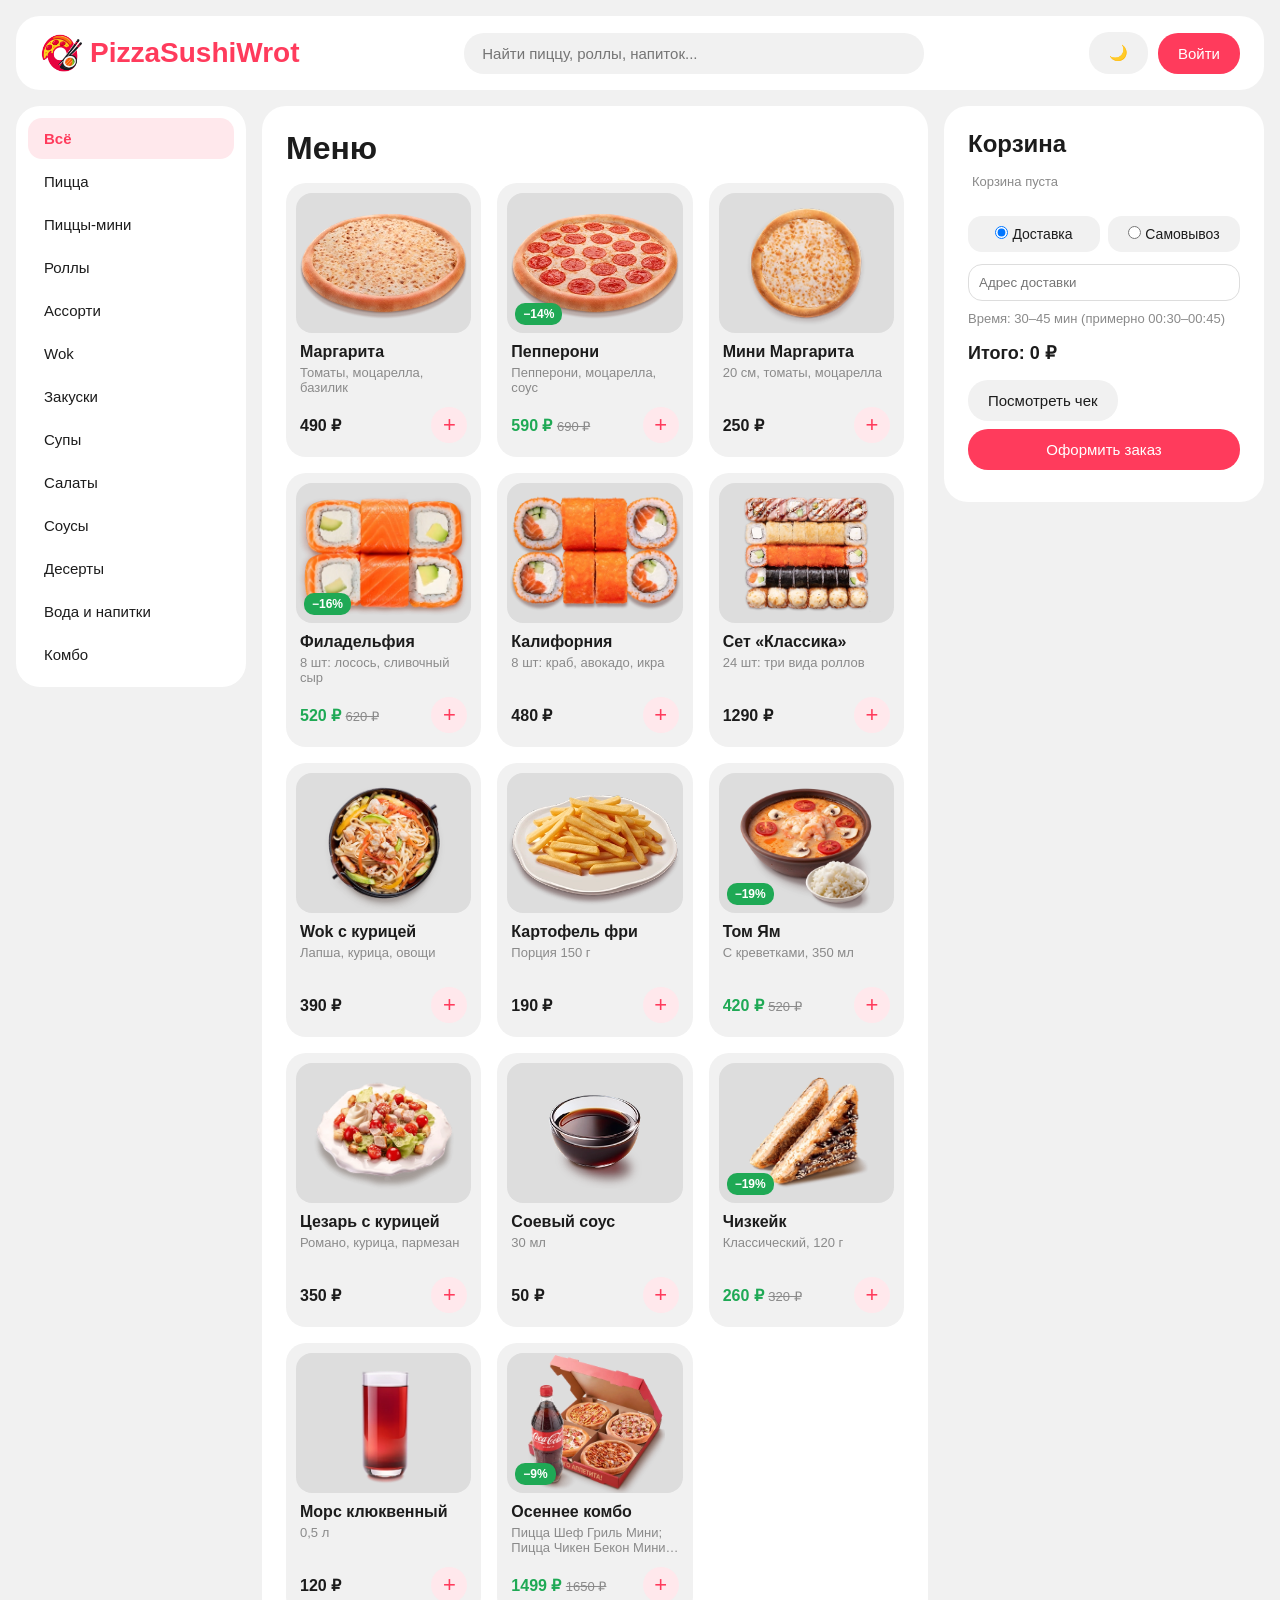
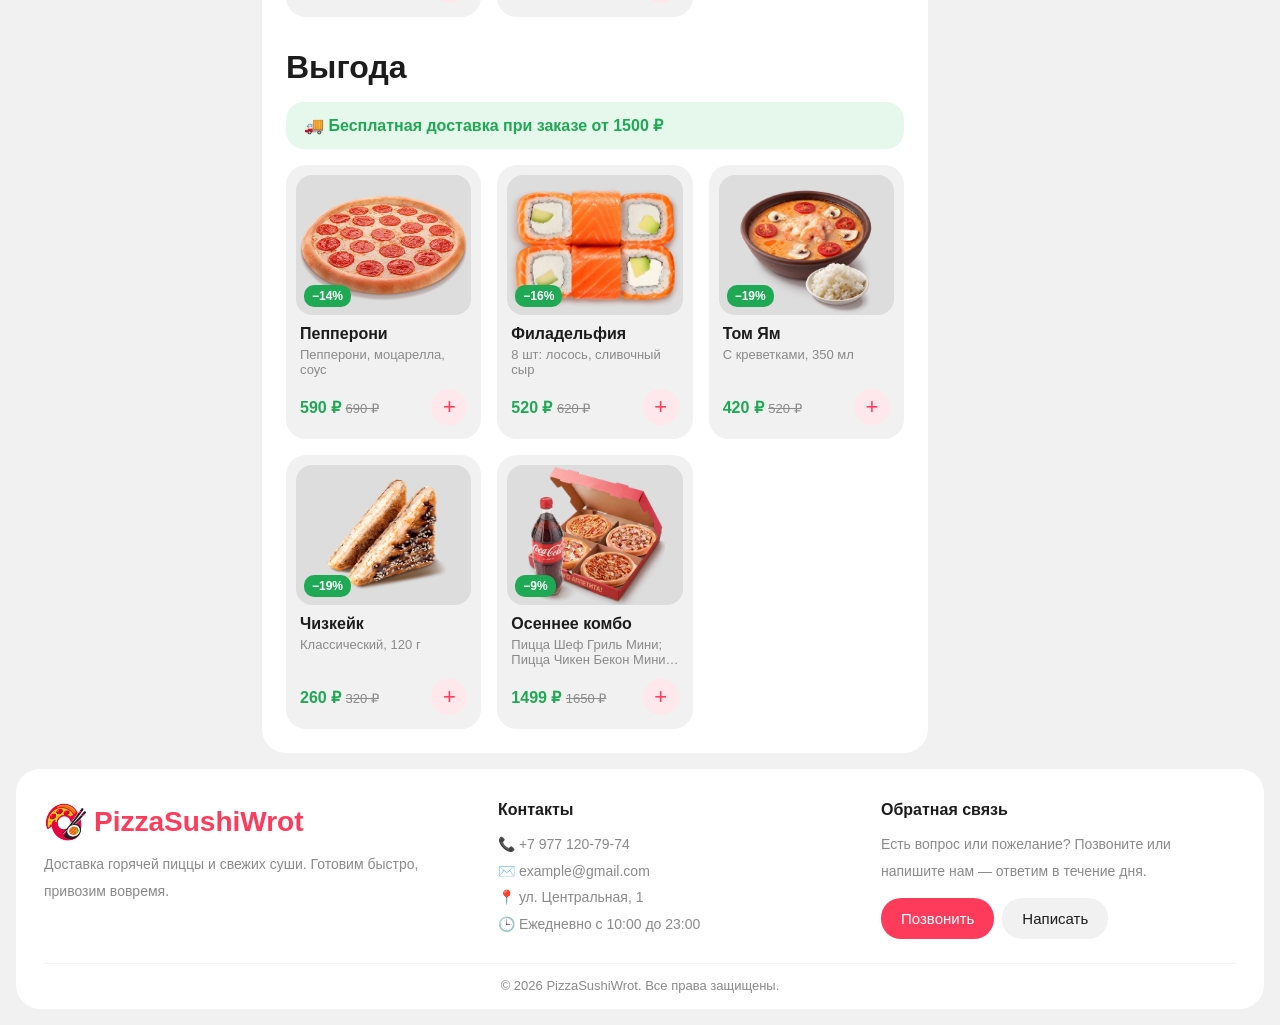
<file: index.html>
<!DOCTYPE html>
<html lang="ru">
<head>
  <meta charset="UTF-8">
  <meta name="viewport" content="width=device-width, initial-scale=1">
  <title>PizzaSushiWrot — доставка пиццы и суши</title>
  <link rel="stylesheet" href="css/style.css">
  <link rel="icon" href="img/logo.png">
</head>
<body>

  <!-- Шапка сайта -->
  <header class="header">
    <a class="logo" href="index.html"><img src="img/logo.png" alt="">PizzaSushiWrot</a>
    <div class="search">
      <input type="search" id="searchInput" placeholder="Найти пиццу, роллы, напиток..." oninput="searchMenu(this.value)">
    </div>
    <div class="header-right">
      <button class="btn" id="themeBtn" onclick="toggleTheme(event)" title="Тёмная / светлая тема"></button>
      <div class="header-right" id="userBox"></div>
    </div>
  </header>

  <div class="layout">
    <!-- Категории (слева) -->
    <aside class="side" id="tabs"></aside>

    <main class="content">
      <!-- Меню -->
      <h1 id="menuTitle">Меню</h1>
      <div class="grid" id="menu"></div>

      <!-- Блок «Выгода» под меню -->
      <h1 class="deal-title">Выгода</h1>
      <div class="banner" id="banner"></div>
      <div class="grid" id="deals"></div>
    </main>

    <!-- Корзина -->
    <aside class="cart">
      <h2>Корзина</h2>
      <div id="cartList"></div>

      <div class="mode">
        <label><input type="radio" name="mode" value="delivery" checked onchange="setMode('delivery')">Доставка</label>
        <label><input type="radio" name="mode" value="pickup" onchange="setMode('pickup')">Самовывоз</label>
      </div>
      <input type="text" id="address" placeholder="Адрес доставки">
      <div class="hint" id="pickupInfo" style="display:none"></div>

      <div class="hint" id="freeHint"></div>
      <div class="hint" id="timeInfo"></div>
      <div class="total" id="cartTotal"></div>
      <button class="btn" onclick="showCheck()">Посмотреть чек</button>
      <button class="btn btn-main" onclick="checkout()">Оформить заказ</button>
    </aside>
  </div>

  <!-- Футер -->
  <footer class="footer">
    <div class="footer-grid">
      <div>
        <a class="logo" href="index.html"><img src="img/logo.png">PizzaSushiWrot</a>
        <p>Доставка горячей пиццы и свежих суши. Готовим быстро, привозим вовремя.</p>
      </div>
      <div class="contact">
        <h3>Контакты</h3>
        <a href="tel:+79771207974">📞 +7 977 120-79-74</a>
        <a href="mailto:example@gmail.com">✉️ example@gmail.com</a>
        <p>📍 ул. Центральная, 1</p>
        <p>🕒 Ежедневно с 10:00 до 23:00</p>
      </div>
      <div>
        <h3>Обратная связь</h3>
        <p>Есть вопрос или пожелание? Позвоните или напишите нам — ответим в течение дня.</p>
        <div class="footer-btns">
          <a class="btn btn-main" href="tel:+79771207974">Позвонить</a>
          <a class="btn" href="mailto:example@gmail.com">Написать</a>
        </div>
      </div>
    </div>
    <div class="footer-bottom">© 2026 PizzaSushiWrot. Все права защищены.</div>
  </footer>

  <!-- Чек -->
  <div class="modal" id="checkModal">
    <div class="modal-box wide">
      <h2>Чек</h2>
      <div id="checkBody"></div>
      <span class="link" onclick="document.getElementById('checkModal').classList.remove('open')">Закрыть</span>
    </div>
  </div>

  <!-- Окно входа и регистрации -->
  <div class="modal" id="authModal">
    <div class="modal-box">
      <div id="loginForm">
        <h2>Вход</h2>
        <input id="loginEmail" type="email" placeholder="Email">
        <input id="loginPass" type="password" placeholder="Пароль">
        <div class="error" id="loginError"></div>
        <button class="btn btn-main" onclick="login()">Войти</button>
        <span class="link" onclick="showForm('register')">Нет аккаунта? Регистрация</span>
      </div>
      <div id="registerForm" style="display:none">
        <h2>Регистрация</h2>
        <input id="regName" placeholder="Имя">
        <input id="regEmail" type="email" placeholder="Email">
        <input id="regPass" type="password" placeholder="Пароль (от 6 символов)">
        <div class="captcha" id="captchaText"></div>
        <input id="captchaInput" placeholder="Ответ на пример">
        <div class="error" id="regError"></div>
        <button class="btn btn-main" onclick="register()">Зарегистрироваться</button>
        <span class="link" onclick="showForm('login')">Уже есть аккаунт? Войти</span>
      </div>
      <span class="link" onclick="closeAuth()">Закрыть</span>
    </div>
  </div>

  <script src="js/storage.js"></script>
  <script src="js/theme.js"></script>
  <script src="js/auth.js"></script>
  <script src="js/main.js"></script>
</body>
</html>
</file>
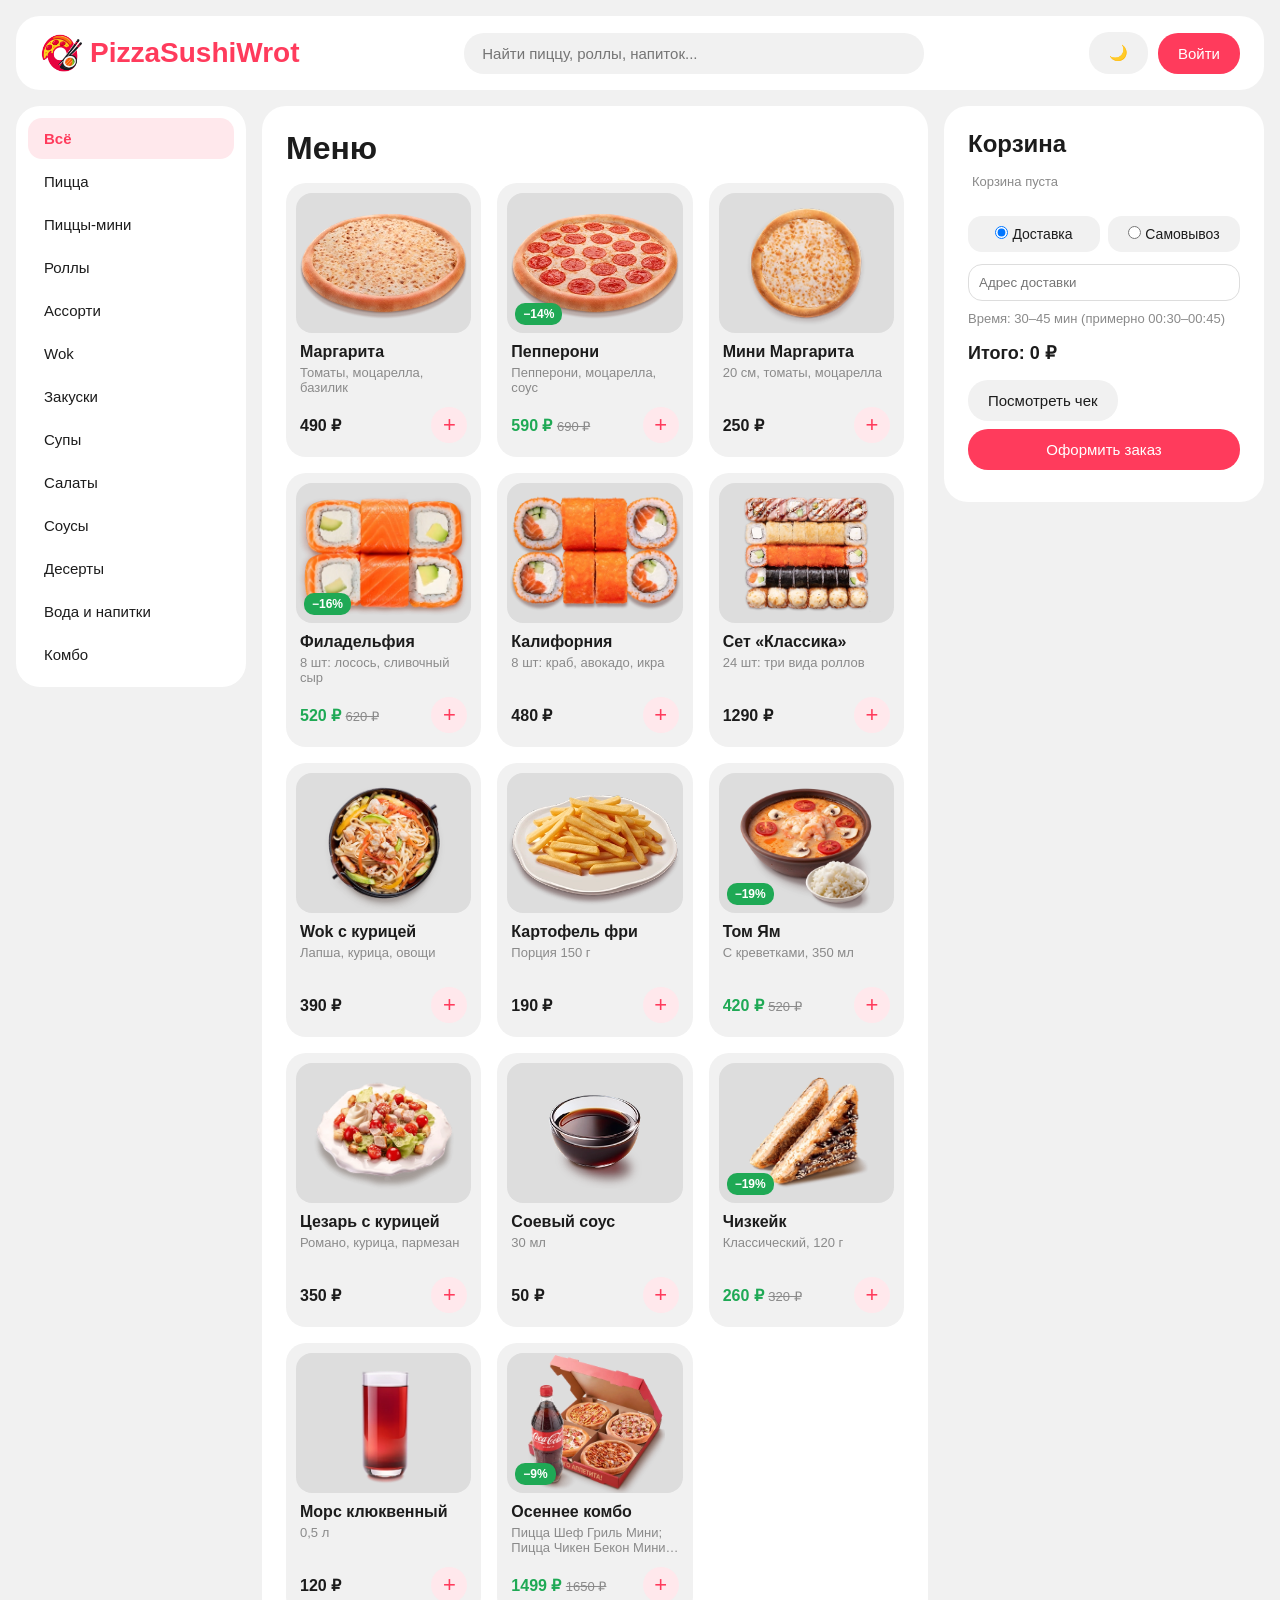
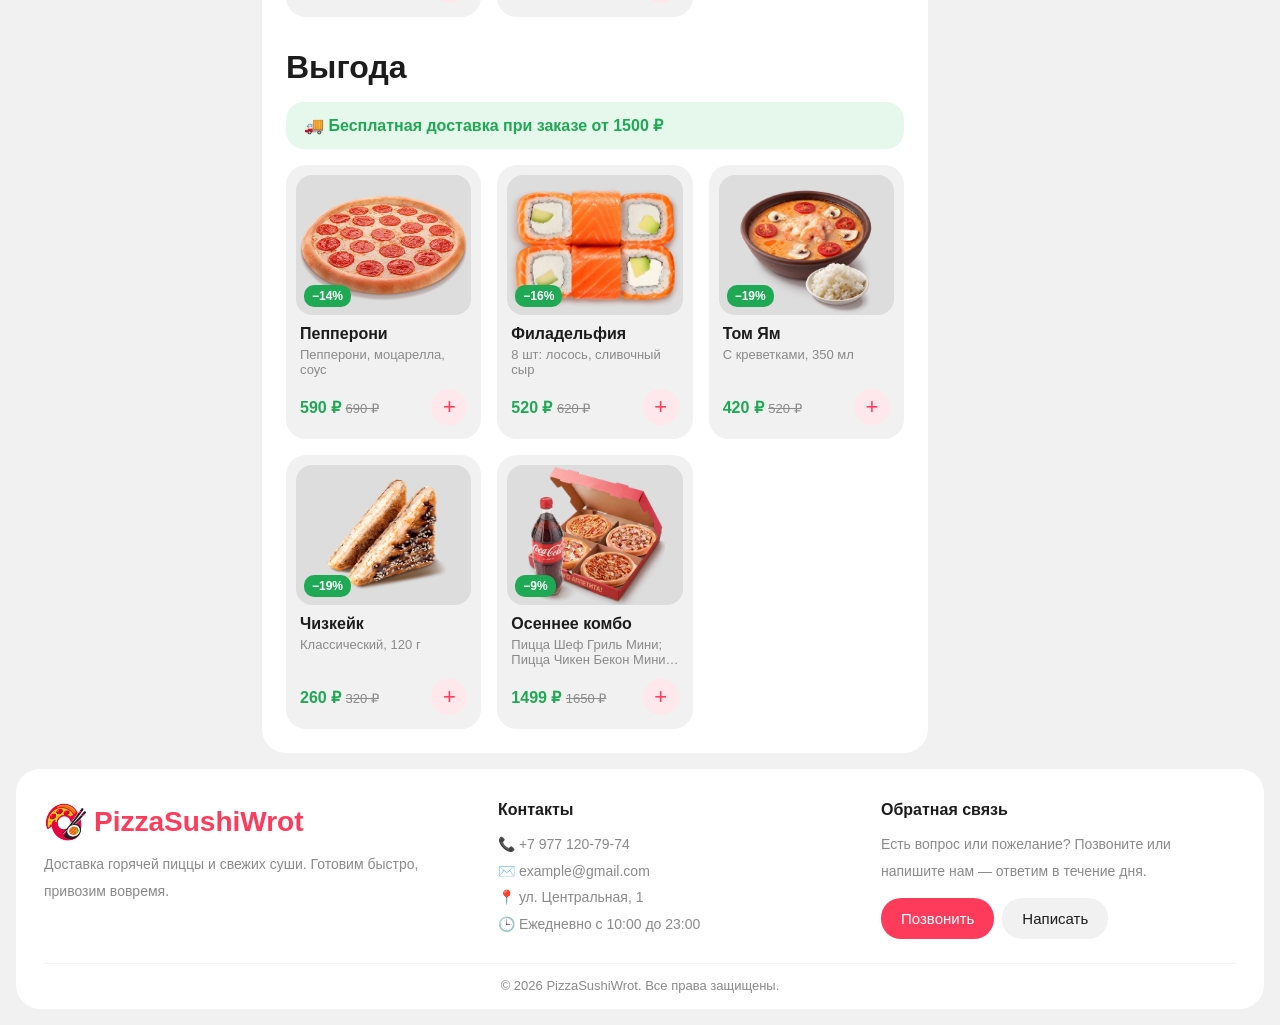
<file: admin.html>
<!DOCTYPE html>
<html lang="ru">
<head>
  <meta charset="UTF-8">
  <meta name="viewport" content="width=device-width, initial-scale=1">
  <title>Админ-панель — PizzaSushiWrot</title>
  <link rel="stylesheet" href="css/style.css">
  <link rel="icon" href="img/logo.png">
</head>
<body>
  <header class="header">
    <a class="logo" href="index.html"><img src="img/logo.png" alt="">PizzaSushiWrot</a>
    <div class="header-right">
      <button class="btn" id="themeBtn" onclick="toggleTheme(event)" title="Тёмная / светлая тема"></button>
      <a class="btn" href="index.html">На сайт</a>
    </div>
  </header>

  <main class="content" style="margin-top:16px">
    <h2>Добавить товар</h2>
    <div class="form">
      <input id="pId" type="number" min="1" placeholder="ID = место в меню (пусто = в конец)">
      <input id="pName" placeholder="Название">
      <input id="pDesc" placeholder="Описание">
      <input id="pPrice" type="number" placeholder="Цена, ₽">
      <input id="pOld" type="number" placeholder="Старая цена, ₽ (для скидки, можно пусто)">
      <input id="pImage" placeholder="Фото: img/???.webp или ссылка (можно пусто)">
      <select id="pCat"></select>
      <button class="btn btn-main" onclick="addProduct()">Добавить</button>
    </div>

    <h2>Товары</h2>
    <table id="productsTable"></table>
    <h2>Пользователи</h2>
    <table id="usersTable"></table>
    <h2>Заказы</h2>
    <table id="ordersTable"></table>

        <!-- Плашка отмены удаления -->
    <div class="undo" id="undoBar" style="display:none">
      <span id="undoText"></span>
      <button class="btn btn-main" onclick="undoDelete()">↩ Отменить</button>
    </div>
  </main>
  </main>

  <script src="js/storage.js"></script>
  <script src="js/theme.js"></script>
  <script src="js/admin.js"></script>
</body>
</html>
</file>
<file: css/style.css>
/* ===== Цвета (палитра как у Самоката) ===== */
:root {
  --main: #ff3b5c;       /* фирменный розово-красный */
  --main-light: #ffe8ec; /* светлый оттенок для кнопок */
  --bg: #f1f1f1;         /* фон страницы */
  --card: #ffffff;       /* фон карточек */
  --text: #1c1c1c;
  --gray: #8a8a8a;
  --radius: 24px;
}
* { box-sizing: border-box; margin: 0; padding: 0; font-family: Arial, sans-serif; }
body { background: var(--bg); color: var(--text); padding: 16px; }
button { cursor: pointer; border: none; }

/* Шапка */
.header { background: var(--card); border-radius: var(--radius); padding: 16px 24px;
  display: flex; align-items: center; justify-content: space-between; gap: 12px; flex-wrap: wrap; }
.logo { color: var(--main); font-size: 28px; font-weight: bold; text-decoration: none; }
.header-right { display: flex; align-items: center; gap: 10px; }
.btn { background: var(--bg); padding: 12px 20px; border-radius: 20px; font-size: 15px; text-decoration: none; color: var(--text); }
.btn-main { background: var(--main); color: #fff; }

/* Основная часть: меню + корзина */
.layout { display: flex; gap: 16px; margin-top: 16px; align-items: flex-start; }
.content { flex: 1; background: var(--card); border-radius: var(--radius); padding: 24px; }
.cart { width: 320px; background: var(--card); border-radius: var(--radius); padding: 24px; }
h1, h2 { margin-bottom: 16px; }

/* Категории */
.tabs { display: flex; gap: 8px; margin-bottom: 20px; }
.tab { background: var(--bg); padding: 10px 18px; border-radius: 20px; }
.tab.active { background: var(--main); color: #fff; }

/* Карточки товаров */
.grid { display: grid; grid-template-columns: repeat(auto-fill, minmax(190px, 1fr)); gap: 16px; }
.card { background: var(--bg); border-radius: 20px; padding: 10px; }
.img { height: 140px; background: #ddd; border-radius: 16px; display: flex;
  align-items: center; justify-content: center; color: var(--gray); overflow: hidden; }
.img img { width: 100%; height: 100%; object-fit: cover; }
.card h3 { font-size: 16px; margin: 10px 4px 4px; }
.desc { font-size: 13px; color: var(--gray); margin: 0 4px 10px; min-height: 32px; }
.row { display: flex; justify-content: space-between; align-items: center; margin: 0 4px 4px; }
.add { background: var(--main-light); color: var(--main); width: 36px; height: 36px; border-radius: 50%; font-size: 22px; }

/* Корзина */
.cart-item { display: flex; justify-content: space-between; align-items: center; margin-bottom: 10px; font-size: 14px; }
.cart-item button { background: var(--bg); width: 26px; height: 26px; border-radius: 50%; }
.total { font-weight: bold; margin: 16px 0; font-size: 18px; }
.cart .btn-main { width: 100%; }

/* Модальное окно (вход / регистрация) */
.modal { display: none; position: fixed; inset: 0; background: rgba(0,0,0,.5); align-items: center; justify-content: center; }
.modal.open { display: flex; }
.modal-box { background: #fff; border-radius: var(--radius); padding: 28px; width: 340px; }
.modal-box input, .form input, .form select { width: 100%; padding: 12px; margin-bottom: 10px; border: 1px solid #ddd; border-radius: 14px; font-size: 15px; }
.captcha { background: var(--main-light); color: var(--main); padding: 10px; border-radius: 14px; margin-bottom: 8px; font-weight: bold; }
.error { color: var(--main); font-size: 13px; min-height: 18px; margin-bottom: 8px; }
.link { color: var(--main); cursor: pointer; font-size: 14px; display: block; margin-top: 12px; }

/* Админ-панель */
table { width: 100%; border-collapse: collapse; margin-bottom: 20px; }
th, td { text-align: left; padding: 10px; border-bottom: 1px solid var(--bg); font-size: 14px; }
.form { max-width: 400px; margin-bottom: 20px; }

@media (max-width: 800px) { .layout { flex-direction: column; } .cart { width: 100%; } }

/* ===== Дополнения: зелёный акцент, выгода, чек, тёмная тема ===== */
:root { --green: #1fa955; --green-light: #e6f7ec; }
.green { color: var(--green); }
.old { color: var(--gray); font-size: 13px; }
.img { position: relative; }
.badge { position: absolute; left: 8px; bottom: 8px; background: var(--green); color: #fff;
  font-size: 12px; font-weight: bold; padding: 4px 8px; border-radius: 10px; }
.tabs { flex-wrap: wrap; }
.deal-title { margin-top: 32px; }
.banner { background: var(--green-light); color: var(--green); font-weight: bold;
  padding: 14px 18px; border-radius: 18px; margin-bottom: 16px; }
.hint { font-size: 13px; margin-bottom: 8px; color: var(--gray); }
.mode { display: flex; gap: 8px; margin-bottom: 12px; }
.mode label { flex: 1; background: var(--bg); padding: 10px; border-radius: 14px; font-size: 14px; text-align: center; cursor: pointer; }
.mode input { width: auto; margin: 0 4px 0 0; }
.cart input[type=text] { width: 100%; padding: 10px; margin-bottom: 10px; border: 1px solid #ddd; border-radius: 14px; }
.cart .btn { margin-bottom: 8px; }
.modal-box.wide { width: 420px; max-width: 95%; }
.sum { display: flex; justify-content: space-between; padding: 6px 0; font-size: 14px; }
.sum.big { font-weight: bold; font-size: 18px; border-top: 1px solid var(--bg); margin-top: 8px; padding-top: 12px; }

/* Тёмная тема: меняем только значения переменных */
body.dark { --bg: #1b1b1d; --card: #2a2a2d; --text: #f2f2f2; --gray: #a0a0a0;
  --main-light: #4a2530; --green: #3ddc84; --green-light: #1f3a2b; }
body.dark .modal-box { background: var(--card); }
body.dark .img { background: #3a3a3e; }
input, select { background: var(--card); color: var(--text); }
body.dark input, body.dark select { border-color: #444; }

/* ===== Исправление тёмной темы: кнопки наследовали чёрный цвет текста ===== */
button { color: var(--text); font-size: inherit; }

/* ===== Меню-категории: боковая панель (как в Самокате) ===== */
.side { width: 230px; background: var(--card); border-radius: var(--radius); padding: 12px;
  display: flex; flex-direction: column; gap: 2px; position: sticky; top: 16px; }
.side .tab { background: transparent; text-align: left; padding: 12px 16px; border-radius: 14px; font-size: 15px; }
.side .tab:hover { background: var(--bg); }
.side .tab.active { background: var(--main-light); color: var(--main); font-weight: bold; }

/* ===== Поиск в шапке ===== */
.search { flex: 1; max-width: 460px; }
.search input { width: 100%; background: var(--bg); border: none; border-radius: 20px;
  padding: 12px 18px; font-size: 15px; color: var(--text); outline: none; }

/* ===== Футер ===== */
.footer { margin-top: 16px; background: var(--card); border-radius: var(--radius); padding: 32px 28px 16px; }
.footer-grid { display: grid; grid-template-columns: 1.2fr 1fr 1fr; gap: 28px; }
.footer .logo { display: block; margin-bottom: 8px; }
.footer h3 { margin-bottom: 12px; font-size: 16px; }
.footer p, .contact a { font-size: 14px; color: var(--gray); line-height: 1.9; text-decoration: none; display: block; }
.contact a:hover { color: var(--main); }
.footer-btns { display: flex; gap: 8px; flex-wrap: wrap; margin-top: 14px; }
.footer-btns .btn { display: inline-block; }
.footer-bottom { border-top: 1px solid var(--bg); margin-top: 24px; padding-top: 14px;
  font-size: 13px; color: var(--gray); text-align: center; }

@media (max-width: 800px) {
  .side { width: 100%; flex-direction: row; overflow-x: auto; position: static; }
  .side .tab { white-space: nowrap; }
  .footer-grid { grid-template-columns: 1fr; }
  .search { order: 3; max-width: 100%; flex-basis: 100%; }

}.img img.contain { object-fit: contain; }

/* Цена всегда внизу карточки, описание не больше 2 строк */
.card { display: flex; flex-direction: column; }
.card .row { margin-top: auto; }
.desc {
  display: -webkit-box;
  -webkit-line-clamp: 2;        /* максимум 2 строки */
  -webkit-box-orient: vertical;
  overflow: hidden;             /* остальное скрываем, в конце появится «…» */
}

/* Отключаем стандартное плавное растворение, чтобы работал только наш круг */
::view-transition-old(root),
::view-transition-new(root) {
  animation: none;
  mix-blend-mode: normal;
}

/* Плашка «Отменить» внизу экрана */
.undo { position: fixed; left: 50%; bottom: 24px; transform: translateX(-50%); z-index: 10;
  align-items: center; gap: 16px; padding: 10px 10px 10px 22px; border-radius: 24px;
  background: var(--text); color: var(--bg); box-shadow: 0 6px 24px rgba(0,0,0,.3); }
.undo .btn { margin: 0; }

/* Анимация карточки при наведении */
.card {
  position: relative;
  transition: transform 0.25s ease, box-shadow 0.25s ease;
}

/* Только для устройств с мышью, чтобы на телефоне карточка не «залипала» после касания */
@media (hover: hover) {
  .card:hover {
    transform: scale(1.04);                      /* чуть больше */
    box-shadow: 0 12px 28px rgba(0, 0, 0, 0.18); /* тень */
    z-index: 1;                                  /* поверх соседних карточек */
  }
  body.dark .card:hover {
    box-shadow: 0 12px 28px rgba(0, 0, 0, 0.55); /* в тёмной теме тень должна быть гуще */
  }
}

/* ===== Кнопка «+» и счётчик на карточке ===== */
:root { --minus-bg: #dcdcdc; --minus-text: #555; --minus-hover: #c9c9c9; }
body.dark { --minus-bg: #48484c; --minus-text: #ddd; --minus-hover: #5a5a5f; }

.row { gap: 6px; }
.row b, .row s { white-space: nowrap; }   /* цена не переносится на две строки */
.ctrl { flex-shrink: 0; }

.add, .qty-minus, .qty-plus {
  padding: 0; border: none; border-radius: 50%; line-height: 1;
  display: flex; align-items: center; justify-content: center;
  transition: transform .15s ease, background .15s ease, color .15s ease, box-shadow .15s ease;
}
.qty-minus, .qty-plus { width: 30px; height: 30px; font-size: 18px; }
.qty-plus  { background: var(--main-light); color: var(--main); }     /* «+» розовый */
.qty-minus { background: var(--minus-bg);   color: var(--minus-text); } /* «−» серый */

.qty { display: flex; align-items: center; gap: 4px; }
.qty-num { min-width: 18px; text-align: center; font-size: 15px; }

/* Наведение (только для мыши) и нажатие */
@media (hover: hover) {
  .add:hover, .qty-plus:hover { background: var(--main); color: #fff; transform: scale(1.12);
    box-shadow: 0 4px 12px rgba(255, 59, 92, .4); }
  .qty-minus:hover { background: var(--minus-hover); transform: scale(1.12); }
}
.add:active, .qty-plus:active, .qty-minus:active { transform: scale(.85); }

/* Появление счётчика и «подпрыгивание» числа */
.qty.pop { animation: pop-in .25s ease; }
.qty-num.bump { animation: bump .2s ease; }
@keyframes pop-in { from { opacity: 0; transform: scale(.6); } to { opacity: 1; transform: scale(1); } }
@keyframes bump { 50% { transform: scale(1.35); } }

/* Логотип слева от названия; высота = высота заглавной буквы */
.logo { display: inline-flex; align-items: center; gap: 8px; }
.logo img { height: 1.5em; width: auto; }

/* В футере логотип стоял блоком, оставляем это поведение */
.footer .logo { display: flex; width: fit-content; }

/* Анимация розовых кнопок (в том числе «Оформить заказ») */
.btn-main {
  transition: transform 0.15s ease, box-shadow 0.15s ease;
}
@media (hover: hover) {
  .btn-main:hover {
    transform: scale(1.04);
    box-shadow: 0 4px 12px rgba(255, 59, 92, 0.4);
  }
}
.btn-main:active { transform: scale(0.96); }
</file>
